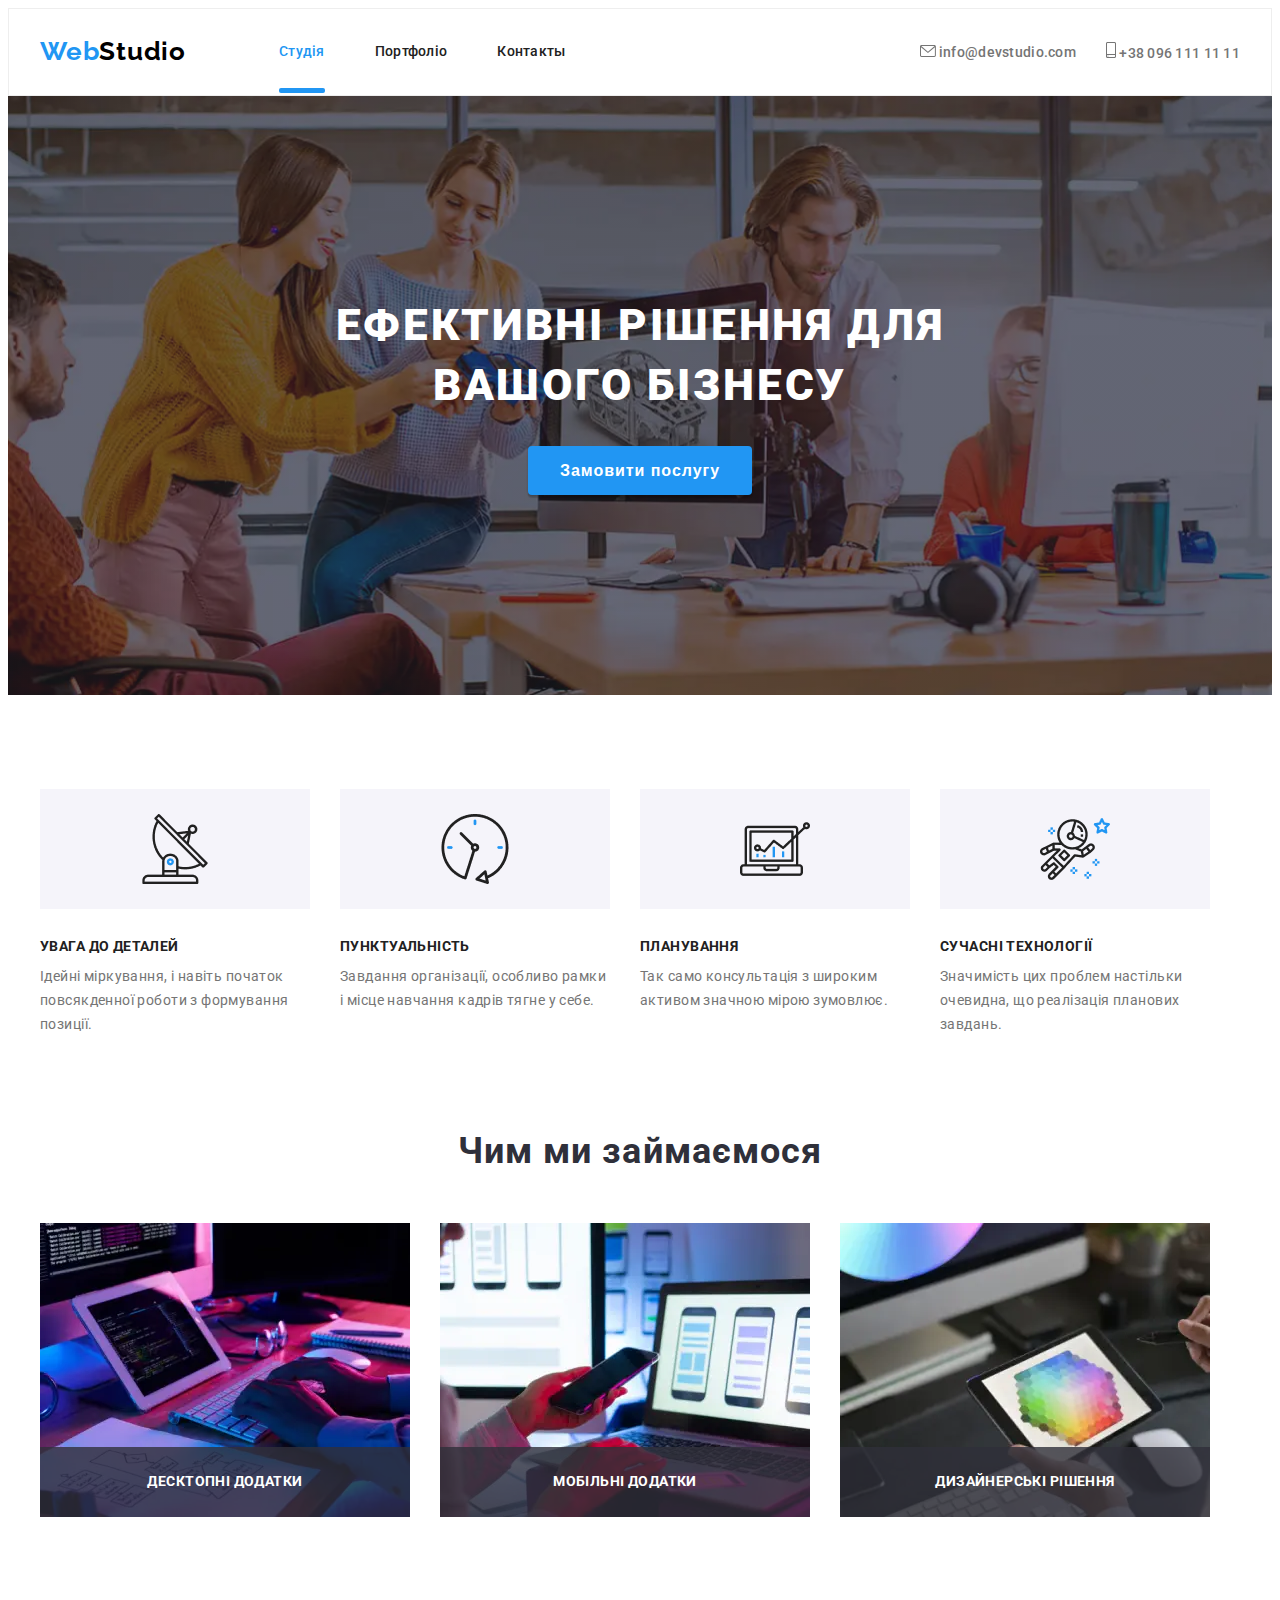
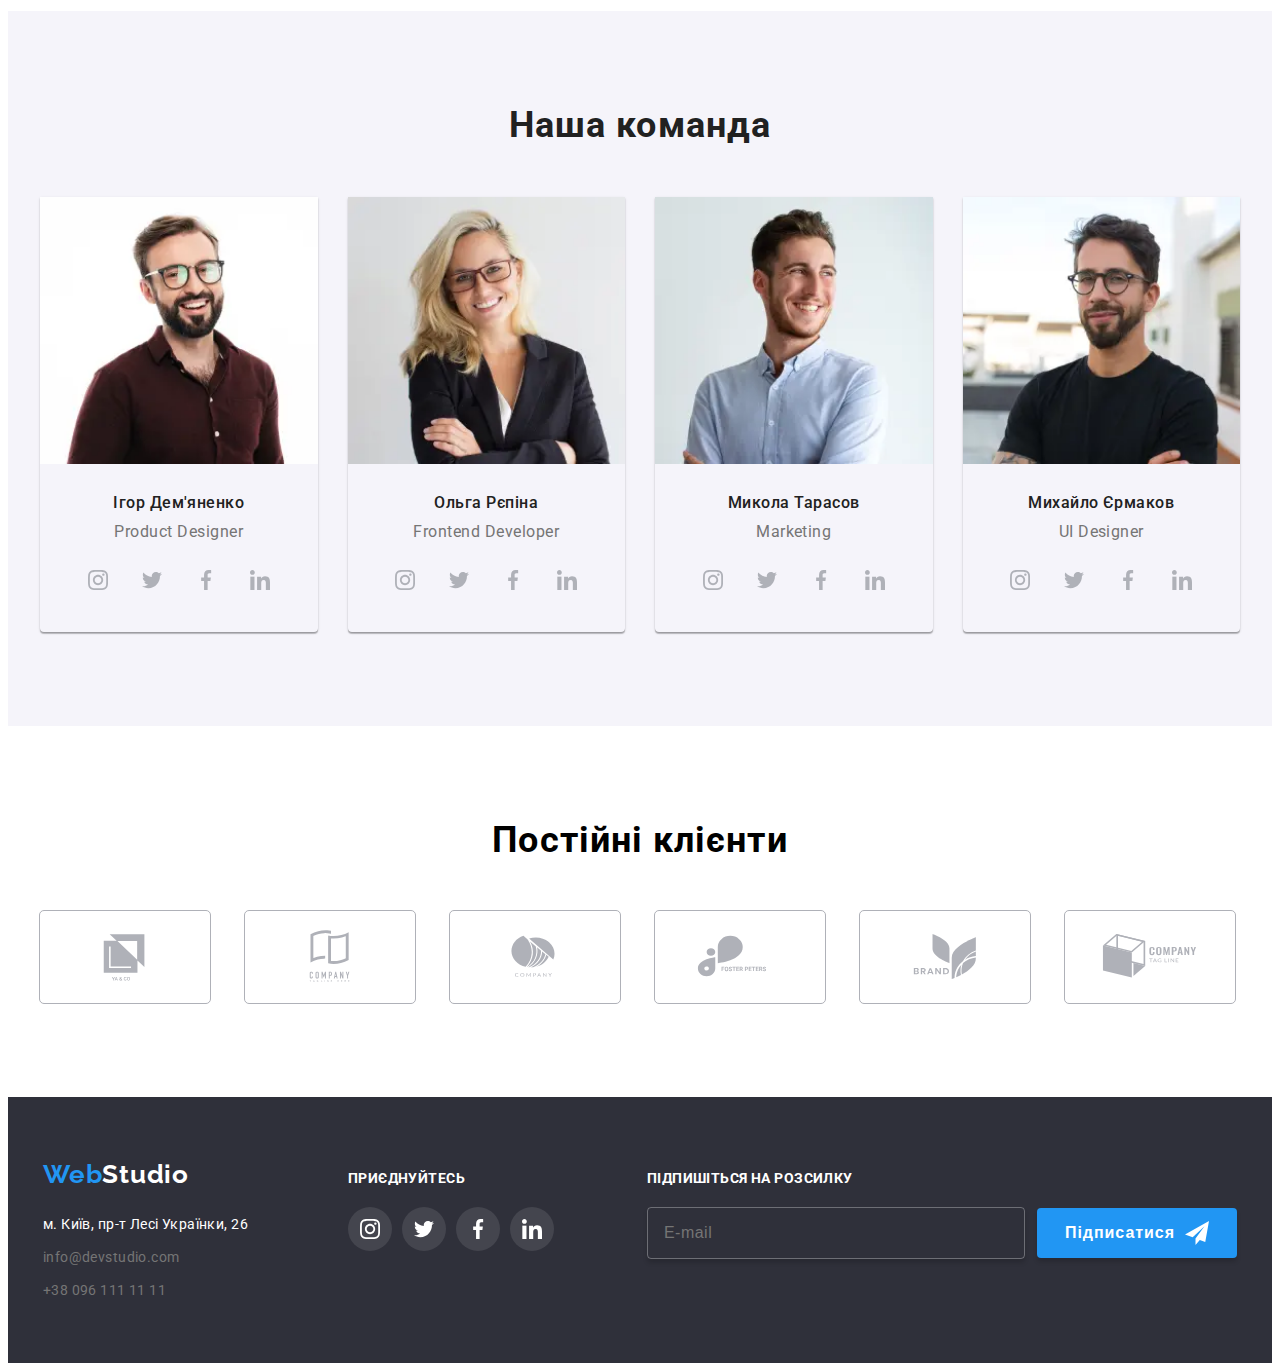
<file: index.html>
<!DOCTYPE html>
<html lang="en">
<head>

    <link rel="preconnect" href="https://fonts.googleapis.com">
<link rel="preconnect" href="https://fonts.gstatic.com" crossorigin>
<link href="https://fonts.googleapis.com/css2?family=Raleway:ital,wght@0,100..900;1,100..900&display=swap" rel="stylesheet">
<link rel="preconnect" href="https://fonts.googleapis.com">
<link rel="preconnect" href="https://fonts.gstatic.com" crossorigin>
<link href="https://fonts.googleapis.com/css2?family=Raleway:ital,wght@0,100..900;1,100..900&family=Roboto:ital,wght@0,100;0,300;0,400;0,500;0,700;0,900;1,100;1,300;1,400;1,500;1,700;1,900&display=swap" rel="stylesheet">

    <meta charset="UTF-8">
    <meta name="viewport" content="width=device-width, initial-scale=1.0">
    <title>MBVOWB</title>
    
    <link rel="stylesheet" href="https://cdnjs.cloudflare.com/ajax/libs/modern-normalize/2.0.0/modern-normalize.min.css" integrity="sha512-4xo8blKMVCiXpTaLzQSLSw3KFOVPWhm/TRtuPVc4WG6kUgjH6J03IBuG7JZPkcWMxJ5huwaBpOpnwYElP/m6wg==" crossorigin="anonymous" referrerpolicy="no-referrer" />
    <link rel="stylesheet" href="./style/main.css">
    <link href="https://unpkg.com/aos@2.3.1/dist/aos.css" rel="stylesheet">
</head>
<body>
    <header class="header">
        <div class="container header__box">
        <a href="./index.html" class="header__logo"><span class="header__logo__web">Web</span>Studio</a>
        <button type="button" class="header__btn" data-modal-header-open>
          <svg class="header__menu">
            <use href="./img/symbol-defs.svg#icon-menu"></use>
          </svg>
        </button> 
        <nav class="header__nav">
            <ul class="nav__list">
                <li class="nav__item"><a href="./index.html" class="nav__link studia__link">Студія</a></li>
                <li class="nav__item"><a href="./pages/portfolio.html" class="nav__link">Портфоліо</a></li>
                <li class="nav__item"><a href="#" class="nav__link">Контакты</a></li>
            </ul>
        </nav>
        <ul class="header__list">
            <li class="header__item"><a href="mailto:info@devstudio.com" class="header__link"><svg class="header__icon"><use href="./img/symbol-defs.svg#icon-emeil"></use></svg> info@devstudio.com</a></li>
            <li class="header__item"><a href="tel:+380961111111" class="header__link"><svg class="header__icon__phone"><use href="./img/symbol-defs.svg#icon-smartphone"></use></svg> +38 096 111 11 11</a></li>
        </ul>

         <div data-header-modal class="menu is-hidden">
          <button data-modal-header-close class="menu__btn" type="button">
            <svg class="menu__close">
              <use href="./img/symbol-defs.svg#icon-close"></use>
            </svg>
          </button>
          <ul class="menu__list">
            <li class="menu__item"><a href="./index.html" class="menu__link">Студія</a></li>
            <li class="menu__item"><a href="./pages/portfolio.html" class="menu__link">Портфоліо</a></li>
            <li class="menu__item"><a href="#" class="menu__link">Контакти</a></li>
          </ul>
          <div class="menu__position">
            <ul class="menu__list-contact">
              <li class="menu__item-contact"><a href="tel:+380961111111" class="menu__link-contact">+38 096 111 11 11</a></li>
              <li class="menu__item-contact"><a href="mailto:info@devstudio.com" class="menu__link-contact">info@devstudio.com</a></li>
            </ul>
            <ul class="menu__list-social">
              <li class="menu__item-social"><a href="" class="menu__link-social">Instagram</a></li>
              <li class="menu__item-social"><a href="" class="menu__link-social">Twitter</a></li>
              <li class="menu__item-social"><a href="" class="menu__link-social">Facebook</a></li>
              <li class="menu__item-social"><a href="" class="menu__link-social">LinkedIn</a></li>
            </ul>
          </div> 

    </div>
    </header>
    <main>
        <section class="hero" >
            <div class="container">
            <h1 class="hero__title" >Ефективні рішення для вашого бізнесу</h1>
            <button type="button" class="hero__butten" data-modal-open >Замовити послугу</button>
        </div>
        </section>
        <section class="advnt">

            <div class="container advnt__box">
          <ul class="advnt__list">
            <li class="advnt__item">
                <h3 class="advnt__title" >УВАГА ДО ДЕТАЛЕЙ</h3>
                <p class="advnt__text" >Ідейні міркування, і навіть початок повсякденної роботи з формування позиції.</p>
            </li>
            <li class="advnt__item">
                <h3 class="advnt__title" >ПУНКТУАЛЬНІСТЬ</h3>
                <p class="advnt__text">Завдання організації, особливо рамки і місце навчання кадрів тягне у себе.</p>
            </li>
            <li class="advnt__item">
                <h3 class="advnt__title" >ПЛАНУВАННЯ</h3>
                <p class="advnt__text" >Так само консультація з широким активом значною мірою зумовлює.</p>
            </li>
            <li class="advnt__item">
                <h3 class="advnt__title" >СУЧАСНІ ТЕХНОЛОГІЇ</h3>
                <p class="advnt__text" >Значимість цих проблем настільки очевидна, що реалізація планових завдань.</p>
            </li>
          </ul>
        </div>
        </section>

        <section class="work">
            <div class="container">
              <h2 class="work__title">Чим ми займаємося</h2>
              <ul class="work__list">
                <li class="work__item">
                  <picture>
                    <source srcset="
                          ./img/desktop/dodat-desktop@2x.webp 2x,
                          ./img/desktop/dodat-desktop@1x.webp 1x
                        " media="(min-width: 1200px)" />
                    <img src="./img/tablet.jpg" alt="comp" class="work__images" />
                  </picture>
                  <div class="work__wrap">
                    <h3 class="work__deck">Десктопні додатки</h3>
                  </div>
                </li>
                <li class="work__item">
                <picture>
                  <source srcset="
                    ./img/desktop/mobdod-desktop@2x.webp 2x,
                    ./img/desktop/mobdod-desktop@1x.webp 1x
                  " media="(min-width: 1200px)" />
              <img src="./img/computer.jpg" alt="tel" class="work__images" />
            </picture>
                  <div class="work__wrap">
                    <h3 class="work__deck">Мобільні додатки</h3>
                  </div>
                </li>
                <li class="work__item">
                  <picture>
                    <source srcset="
                          ./img/desktop/disign-desktop@2x.webp 2x,
                          ./img/desktop/disign-desktop@1x.webp 1x
                        " media="(min-width: 1200px)" />
                    <img src="./img/telefon.jpg" alt="tablet" class="work__images" />
                  </picture>
                  
                  <div class="work__wrap">
                    <h3 class="work__deck">Дизайнерські рішення</h3>
                  </div>
                </li>
              </ul>
            </div>
          </section>


<section class="team">
    <div class="container">
      <h2 class="team__title">Наша команда</h2>
      <ul class="team__list">
        <li class="team__item">
          <picture>
            <source srcset="
                  ./img/desktop/igor-desktop@2x.webp 2x,
                  ./img/desktop/igor-desktop@1x.webp 1x
                " media="(min-width: 1200px)" />
            <source srcset="
                  ./img/tablet/igor-tablet@2x.webp 2x,
                  ./img/tablet/igor-tablet@1x.webp 1x
                " media="(min-width: 768px)" />
            <source srcset="
                  ./img/mobile/igor-mobile@2x.webp 2x,
                  ./img/mobile/igor-mobile@1x.webp 1x
                " media="(max-width: 767px)" />
            <img src="./img/igor.jpg" alt="igor" class="team__img" />
          </picture>

          
          <div class="team__wrap">
            <h3 class="team__name">Ігор Дем'яненко</h3>
            <p class="team__taxt">Product Designer</p>
            <ul class="team__items">
              <li class="team__itm">
                <a href="" class="team__link">
                  <svg class="team__icon">
                    <use href="./img/symbol-defs.svg#icon-instagram"></use>
                  </svg>
                </a>
              </li>
              <li class="team__itm">
                <a href="" class="team__link">
                  <svg class="team__icon">
                    <use href="./img/symbol-defs.svg#icon-twitter"></use>
                  </svg>
                </a>
              </li>
              <li class="team__itm">
                <a href="" class="team__link">
                  <svg class="team__icon">
                    <use href="./img/symbol-defs.svg#icon-facebook"></use>
                  </svg>
                </a>
              </li>
              <li class="team__itm">
                <a href="" class="team__link">
                  <svg class="team__icon">
                    <use href="./img/symbol-defs.svg#icon-linkedin"></use>
                  </svg>
                </a>
              </li>
            </ul>
          </div>
        </li>
        <li class="team__item">
          <picture>
            <source srcset="./img/desktop/olga-desktop@1x.webp 1x, ./img/desktop/olga-desktop@2x.webp 2x"
              media="(min-width: 1200px)">
            <source srcset="./img/tablet/olga-tablet@2x.webp 2x, ./img/tablet/olga-tablet@1x.webp 1x"
              media="(min-width: 768px)">
            <source srcset="./img/mobile/olga-mobile@2x.webp 2x, ./img/mobile/olga-mobile@1x.webp 1x"
              media="(max-width: 767px)">
            <img src="./img/olga.jpg" alt="olha" class="team__img" />
          </picture>   
          <div class="team__wrap">
            <h3 class="team__name">Ольга Рєпіна</h3>
            <p class="team__taxt">Frontend Developer</p>
            <ul class="team__items">
              <li class="team__itm">
                <a href="" class="team__link">
                  <svg class="team__icon">
                    <use href="./img/symbol-defs.svg#icon-instagram"></use>
                  </svg>
                </a>
              </li>
              <li class="team__itm">
                <a href="" class="team__link">
                  <svg class="team__icon">
                    <use href="./img/symbol-defs.svg#icon-twitter"></use>
                  </svg>
                </a>
              </li>
              <li class="team__itm">
                <a href="" class="team__link">
                  <svg class="team__icon">
                    <use href="./img/symbol-defs.svg#icon-facebook"></use>
                  </svg>
                </a>
              </li>
              <li class="team__itm">
                <a href="" class="team__link">
                  <svg class="team__icon">
                    <use href="./img/symbol-defs.svg#icon-linkedin"></use>
                  </svg>
                </a>
              </li>
            </ul>
          </div>
        </li>
        <li class="team__item">
          <picture>
            <source srcset="./img/desktop/mikola-desktop@1x.webp 1x, ./img/desktop/mikola-desktop@2x.webp 2x" media="(min-width:1200px)">
            <source srcset="./img/tablet/mikola-tablet@1x.webp 1x, ./img/tablet/mikola-tablet@2x.webp 2x" media="(min-width:768px)">
            <source srcset="./img/mobile/mikola-mobile@1x.webp 1x, ./img/mobile/mikola-mobile@2x.webp 2x" media="(max-width:767px)">
            <img src="./img/mikola.jpg" alt="mukola" class="team__img" />
          </picture>
          
          <div class="team__wrap">
            <h3 class="team__name">Микола Тарасов</h3>
            <p class="team__taxt">Marketing</p>
            <ul class="team__items">
              <li class="team__itm">
                <a href="" class="team__link">
                  <svg class="team__icon">
                    <use href="./img/symbol-defs.svg#icon-instagram"></use>
                  </svg>
                </a>
              </li>
              <li class="team__itm">
                <a href="" class="team__link">
                  <svg class="team__icon">
                    <use href="./img/symbol-defs.svg#icon-twitter"></use>
                  </svg>
                </a>
              </li>
              <li class="team__itm">
                <a href="" class="team__link">
                  <svg class="team__icon">
                    <use href="./img/symbol-defs.svg#icon-facebook"></use>
                  </svg>
                </a>
              </li>
              <li class="team__itm">
                <a href="" class="team__link">
                  <svg class="team__icon">
                    <use href="./img/symbol-defs.svg#icon-linkedin"></use>
                  </svg>
                </a>
              </li>
            </ul>
          </div>
        </li>
        <li class="team__item">
          <picture>
            <source srcset="./img/desktop/michail-desktop@1x.webp 1x, ./img/desktop/michail-desktop@2x.webp 2x" media="(min-width:1200px)">
            <source srcset="./img/tablet/michail-tablet@1x.webp 1x, ./img/tablet/michail-tablet@2x.webp 2x" media="(min-width:768px)">
            <source srcset="./img/mobile/michail-mobile@1x.webp 1x, ./img/mobile/michail-mobile@2x.webp 2x" media="(max-width:767px)">
          <img src="./img/michailo.jpg" alt="michael" class="team__img" />
          </picture>
          
          <div class="team__wrap">
            <h3 class="team__name">Михайло Єрмаков</h3>
            <p class="team__taxt">UI Designer</p>
            <ul class="team__items">
              <li class="team__itm">
                <a href="" class="team__link">
                  <svg class="team__icon">
                    <use href="./img/symbol-defs.svg#icon-instagram"></use>
                  </svg>
                </a>
              </li>
              <li class="team__itm">
                <a href="" class="team__link">
                  <svg class="team__icon">
                    <use href="./img/symbol-defs.svg#icon-twitter"></use>
                  </svg>
                </a>
              </li>
              <li class="team__itm">
                <a href="" class="team__link">
                  <svg class="team__icon">
                    <use href="./img/symbol-defs.svg#icon-facebook"></use>
                  </svg>
                </a>
              </li>
              <li class="team__itm">
                <a href="" class="team__link">
                  <svg class="team__icon">
                    <use href="./img/symbol-defs.svg#icon-linkedin"></use>
                  </svg>
                </a>
              </li>
            </ul>
          </div>
        </li>
      </ul>
    </div>
  </section>


<section class="client">
    <div class="container">
      <h2 class="client__title">Постійні клієнти</h2>
      <ul class="client__list">
        <li class="client__item">
          <a href="" class="client__link">
            <svg class="client__icon">
              <use href="./img/symbol-defs.svg#icon-Ya--Co"></use>
            </svg>
          </a>
        </li>
        <li class="client__item">
          <a href="" class="client__link">
            <svg class="client__icon">
              <use href="./img/symbol-defs.svg#icon-companytaglinehere"></use>
            </svg>
          </a>
        </li>
        <li class="client__item">
          <a href="" class="client__link">
            <svg class="client__icon">
              <use href="./img/symbol-defs.svg#icon-icon-company"></use>
            </svg>
          </a>
        </li>
        <li class="client__item">
          <a href="" class="client__link">
            <svg class="client__icon">
              <use href="./img/symbol-defs.svg#icon-foster-peters"></use>
            </svg>
          </a>
        </li>
        <li class="client__item">
          <a href="" class="client__link">
            <svg class="client__icon">
              <use href="./img/symbol-defs.svg#icon-brand"></use>
            </svg>
          </a>
        </li>
        <li class="client__item">
          <a href="" class="client__link">
            <svg class="client__icon">
              <use href="./img/symbol-defs.svg#icon-company-tag-line"></use>
            </svg>
          </a>
        </li>
      </ul>
    </div>
  </section>

    </main>




    <footer class="footer">
        <div class="container">
          <div class="footer__wrapper">
            <a href="./index.html" class="footer__logo"
              ><span class="footer__color">Web</span>Studio</a
            >
            <address class="footer__address">
              <a
                href="https://www.google.com/maps?sca_esv=b5919fffce7396f9&sca_upv=1&rlz=1C1CHZN_ruUA982UA982&output=search&q=%D0%BC.+%D0%9A%D0%B8%D1%97%D0%B2,+%D0%BF%D1%80-%D1%82+%D0%9B%D0%B5%D1%81%D1%96+%D0%A3%D0%BA%D1%80%D0%B0%D1%97%D0%BD%D0%BA%D0%B8,+26&source=lnms&fbs=[base64]&entry=mc&ved=1t:200715&ictx=111"
                target="_blank"
                class="footer__position"
                >м. Київ, пр-т Лесі Українки, 26</a
              >
              <ul class="footer__list">
                <li class="footer__item">
                  <a href="mailto:info@devstudio.com" class="footer__link"
                    >info@devstudio.com</a
                  >
                </li>
                <li class="footer__item">
                  <a href="tel:+380961111111" class="footer__link"
                    >+38 096 111 11 11</a
                  >
                </li>
              </ul>
            </address>
          </div>
          <div class="footer__box">
            <h2 class="footer__title">приєднуйтесь</h2>
            <ul class="footer__items">
              <li class="footer__itm">
                <a href="" class="footer__social">
                  <svg class="footer__icon">
                    <use href="./img/symbol-defs.svg#icon-instagram"></use>
                  </svg>
                </a>
              </li>
              <li class="footer__itm">
                <a href="" class="footer__social">
                  <svg class="footer__icon">
                    <use href="./img/symbol-defs.svg#icon-twitter"></use>
                  </svg>
                </a>
              </li>
              <li class="footer__itm">
                <a href="" class="footer__social">
                  <svg class="footer__icon">
                    <use href="./img/symbol-defs.svg#icon-facebook"></use>
                  </svg>
                </a>
              </li>
              <li class="footer__itm">
                <a href="" class="footer__social">
                  <svg class="footer__icon">
                    <use href="./img/symbol-defs.svg#icon-linkedin"></use>
                  </svg>
                </a>
              </li>
            </ul>
          </div>
          <div class="footer__block">
            <b class="footer__subscribe">Підпишіться на розсилку</b>
            <form class="footer__form">
              <input type="email" placeholder="E-mail" class="footer__input" />
              <button type="submit" class="footer__btn">
                Підписатися
                <svg class="footer__plane">
                  <use href="./img/symbol-defs.svg#icon-icon-send"></use>
                </svg>
              </button>
            </form>
          </div>
        </div>
      </footer>

      <div class="backdrop is-hidden" data-modal>
        <div class="modal">
          <h2 class="modal__title">Залиште свої дані, ми вам передзвонимо</h2>
          <form class="modal__form">
            <div class="modal__box">
              <label class="modal__label" for="name"
                >Ім'я
                <input type="text" class="modal__input" id="name" required />
                <svg class="modal__icon">
                  <use href="./img/symbol-defs.svg#icon-person-modal"></use>
                </svg>
              </label>
            </div>
            <div class="modal__box">
              <label class="modal__label" for="tel"
                >Телефон
                <input
                  type="tel"
                  class="modal__input"
                  id="tel"
                  required
                  pattern="^(\+?38)?0\d{9}$"
                  placeholder="+380501234567" />
  
                <svg class="modal__icon">
                  <use href="./img/symbol-defs.svg#icon-phone-modal"></use>
                </svg>
              </label>
            </div>
            <div class="modal__box">
              <label class="modal__label" for="post"
                >Пошта
                <input type="email" class="modal__input" id="post" required />
  
                <svg class="modal__icon">
                  <use href="./img/symbol-defs.svg#icon-icon-emeil-modal"></use>
                </svg>
              </label>
            </div>
            <label class="modal__label" for="coment"
              >Коментар
              <textarea
                name="feedback"
                placeholder="Введіть текст"
                class="modal__coment"
                id="coment"
                required></textarea>
            </label>
            <div class="modal__wrap">
              <label class="modal__checked" for="check">
                <input type="checkbox" class="modal__check" id="check" required />
                <span class="modal__span">Погоджуюся з розсилкою та приймаю</span>
                <a href="/" class="modal__link"> Умови договору</a>
              </label>
              
            </div>
            <button type="submit" class="modal__btn">Відправити</button>
            <button type="button" class="btn__close" data-modal-close>
              <svg class="form__close">
                <use href="./img/symbol-defs.svg#icon-close"></use>
              </svg>
            </button>
          </form>
        </div>
      </div>

    <script src="./js/modal.js"></script>
    <script src="./js/menu.js"></script>
    
      <script src="https://unpkg.com/aos@2.3.1/dist/aos.js"></script>
    
      <script>
        AOS.init();
      </script>
</body>
</html>
</file>
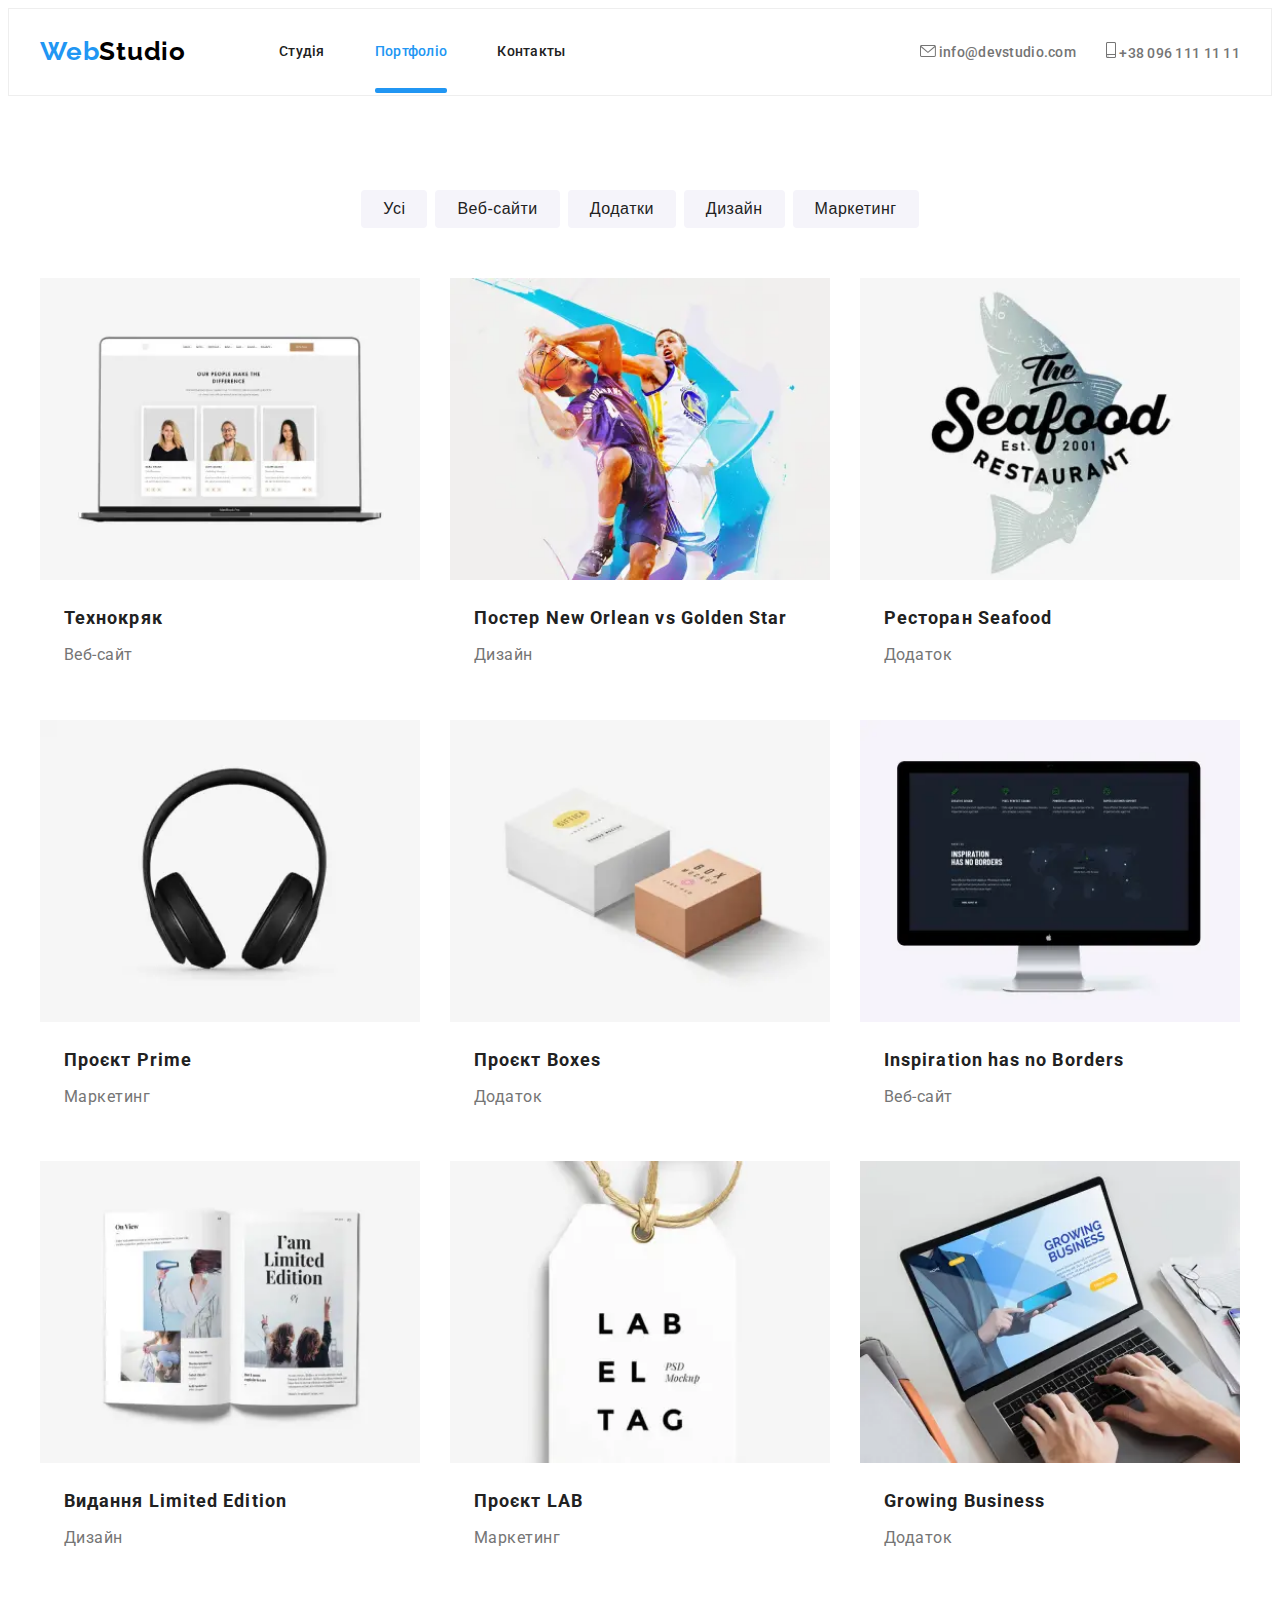
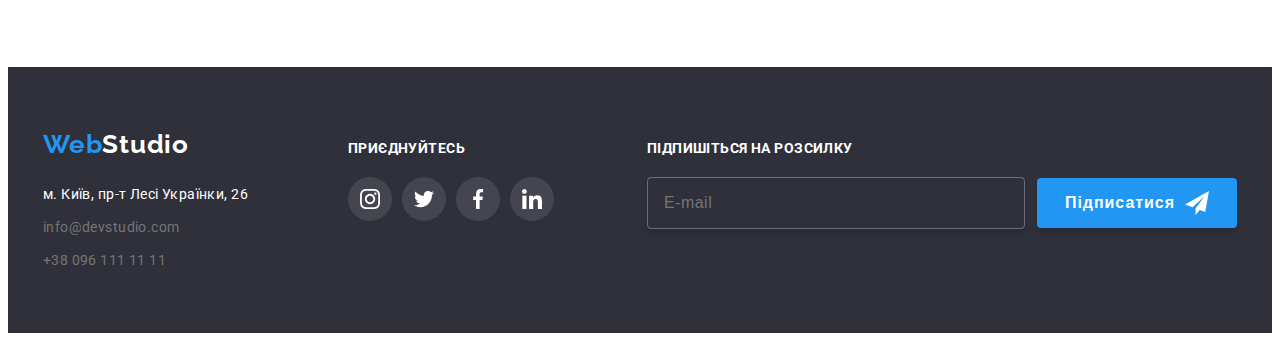
<file: pages/portfolio.html>
<!DOCTYPE html>
<html lang="en">
	<head>
		<link rel="preconnect" href="https://fonts.googleapis.com" />
		<link rel="preconnect" href="https://fonts.gstatic.com" crossorigin />
		<link
			href="https://fonts.googleapis.com/css2?family=Raleway:ital,wght@0,100..900;1,100..900&display=swap"
			rel="stylesheet"
		/>
		<link rel="preconnect" href="https://fonts.googleapis.com" />
		<link rel="preconnect" href="https://fonts.gstatic.com" crossorigin />
		<link
			href="https://fonts.googleapis.com/css2?family=Raleway:ital,wght@0,100..900;1,100..900&family=Roboto:ital,wght@0,100;0,300;0,400;0,500;0,700;0,900;1,100;1,300;1,400;1,500;1,700;1,900&display=swap"
			rel="stylesheet"
		/>

		<meta charset="UTF-8" />
		<meta name="viewport" content="width=device-width, initial-scale=1.0" />
		<title>MBVOWB</title>
		<link
			rel="stylesheet"
			href="https://cdnjs.cloudflare.com/ajax/libs/modern-normalize/2.0.0/modern-normalize.min.css"
			integrity="sha512-4xo8blKMVCiXpTaLzQSLSw3KFOVPWhm/TRtuPVc4WG6kUgjH6J03IBuG7JZPkcWMxJ5huwaBpOpnwYElP/m6wg=="
			crossorigin="anonymous"
			referrerpolicy="no-referrer"
		/>

		<link rel="stylesheet" href="../style/main.css" />
		<link href="https://unpkg.com/aos@2.3.1/dist/aos.css" rel="stylesheet" />
	</head>
	<body>
		<header class="header">
			<div class="container header__box">
				<a href="../index.html" class="header__logo"
					><span class="header__logo__web">Web</span>Studio</a
				>
				<button type="button" class="header__btn" data-modal-header-open>
					<svg class="header__menu">
						<use href="../img/symbol-defs.svg#icon-menu"></use>
					</svg>
				</button>
				<nav class="header__nav">
					<ul class="nav__list">
						<li class="nav__item">
							<a href="../index.html" class="nav__link">Студія</a>
						</li>
						<li class="nav__item">
							<a href="./portfolio.html" class="nav__link studia__link"
								>Портфоліо</a
							>
						</li>
						<li class="nav__item">
							<a href="#" class="nav__link">Контакты</a>
						</li>
					</ul>
				</nav>
				<ul class="header__list">
					<li class="header__item">
						<a href="mailto:info@devstudio.com" class="header__link"
							><svg class="header__icon">
								<use href="../img/symbol-defs.svg#icon-emeil"></use>
							</svg>
							info@devstudio.com</a
						>
					</li>
					<li class="header__item">
						<a href="tel:+380961111111" class="header__link"
							><svg class="header__icon__phone">
								<use href="../img/symbol-defs.svg#icon-smartphone"></use>
							</svg>
							+38 096 111 11 11</a
						>
					</li>
				</ul>

				<div data-header-modal class="menu is-hidden">
					<button data-modal-header-close class="menu__btn" type="button">
						<svg class="menu__close">
							<use href="../img/symbol-defs.svg#icon-close"></use>
						</svg>
					</button>
					<ul class="menu__list">
						<li class="menu__item">
							<a href="../index.html" class="menu__link">Студія</a>
						</li>
						<li class="menu__item">
							<a href="./portfolio.html" class="menu__link">Портфоліо</a>
						</li>
						<li class="menu__item">
							<a href="#" class="menu__link">Контакти</a>
						</li>
					</ul>
					<div class="menu__position">
						<ul class="menu__list-contact">
							<li class="menu__item-contact">
								<a href="tel:+380961111111" class="menu__link-contact"
									>+38 096 111 11 11</a
								>
							</li>
							<li class="menu__item-contact">
								<a href="mailto:info@devstudio.com" class="menu__link-contact"
									>info@devstudio.com</a
								>
							</li>
						</ul>
						<ul class="menu__list-social">
							<li class="menu__item-social">
								<a href="" class="menu__link-social">Instagram</a>
							</li>
							<li class="menu__item-social">
								<a href="" class="menu__link-social">Twitter</a>
							</li>
							<li class="menu__item-social">
								<a href="" class="menu__link-social">Facebook</a>
							</li>
							<li class="menu__item-social">
								<a href="" class="menu__link-social">LinkedIn</a>
							</li>
						</ul>
					</div>
				</div>
			</div>
		</header>
		<main class="main">
			<section class="card">
				<div class="container">
					<ul class="button__list">
						<li class="button__item">
							<button type="button" class="button__btn">Усі</button>
						</li>
						<li class="button__item">
							<button type="button" class="button__btn">Веб-сайти</button>
						</li>
						<li class="button__item">
							<button type="button" class="button__btn">Додатки</button>
						</li>
						<li class="button__item">
							<button type="button" class="button__btn">Дизайн</button>
						</li>
						<li class="button__item">
							<button type="button" class="button__btn">Маркетинг</button>
						</li>
					</ul>
					<ul class="card__list">
						<li class="card__item">
							<div class="card__box">
								<picture>
									<source
										srcset="
											../img/desktop/texno-desktop@1x.webp 1x,
											../img/desktop/texno-desktop@2x.webp 2x
										"
										media="(min-width: 1200px)"
									/>
									<source
										srcset="
											../img/tablet/texno-tablet@1x.webp 1x,
											../img/tablet/texno-tablet@2x.webp 2x
										"
										media="(min-width: 768px)"
									/>
									<source
										srcset="
											../img/mobile/texno-mobile@1x.webp 1x,
											../img/mobile/texno-mobile@2x.webp 2x
										"
										media="(max-width: 767px)"
									/>
									<img
										src="../img/notebook.jpg"
										alt="texno"
										class="card__img"
									/>
								</picture>

								<p class="card__desk">
									Ресурс пропонує комплексні пропозиції з різним рівнем
									функціоналу та сервісів. Все це дозволить відвідувачу отримати
									вичерпні відомості про компанію чи приватну особу.
								</p>
							</div>
							<div class="card__wrap">
								<h2 class="card__title">Технокряк</h2>
								<p class="card__text">Веб-сайт</p>
							</div>
						</li>
						<li class="card__item">
							<div class="card__box">
								<picture>
									<source
										srcset="
											../img/desktop/basketball-desktop@1x.webp 1x,
											../img/desktop/basketball-desktop@2x.webp 2x
										"
										media="(min-width: 1200px)"
									/>
									<source
										srcset="
											../img/tablet/basketball-tablet@1x.webp 1x,
											../img/tablet/basketball-tablet@2x.webp 2x
										"
										media="(min-width: 768px)"
									/>
									<source
										srcset="
											../img/mobile/basketball-mobile@1x.webp 1x,
											../img/mobile/basketball-mobile@2x.webp 2x
										"
										media="(max-width: 767px)"
									/>
									<img
										src="../img/basketball.jpg"
										alt="star"
										class="card__img"
									/>
								</picture>

								<p class="card__desk">
									Ресурс пропонує комплексні пропозиції з різним рівнем
									функціоналу та сервісів. Все це дозволить відвідувачу отримати
									вичерпні відомості про компанію чи приватну особу.
								</p>
							</div>
							<div class="card__wrap">
								<h2 class="card__title">Постер New Orlean vs Golden Star</h2>
								<p class="card__text">Дизайн</p>
							</div>
						</li>
						<li class="card__item">
							<div class="card__box">
								<picture>
									<source
										srcset="
											../img/desktop/seafood-desktop@1x.webp 1x,
											../img/desktop/seafood-desktop@2x.webp 2x
										"
										media="(min-width:1200px)"
									/>
									<source
										srcset="
											../img/tablet/imgseafood-tablet@1x.webp 1x,
											../img/tablet/imgseafood-tablet@2x.webp 2x
										"
										media="(min-width:768px)"
									/>
									<source
										srcset="
											../img/mobile/seafood-mobile@1x.webp 1x,
											../img/mobile/seafood-mobile@2x.webp 2x
										"
										media="(max-width:767px)"
									/>
									<img src="../img/shark.jpg" alt="seafood" class="card__img" />
								</picture>

								<p class="card__desk">
									Ресурс пропонує комплексні пропозиції з різним рівнем
									функціоналу та сервісів. Все це дозволить відвідувачу отримати
									вичерпні відомості про компанію чи приватну особу.
								</p>
							</div>
							<div class="card__wrap">
								<h2 class="card__title">Ресторан Seafood</h2>
								<p class="card__text">Додаток</p>
							</div>
						</li>
						<li class="card__item">
							<div class="card__box">
								<picture>
									<source
										srcset="
											../img/desktop/prime-desktop@1x.webp 1x,
											../img/desktop/prime-desktop@2x.webp 2x
										"
										media="(min-width:1200px)"
									/>
									<source
										srcset="
											../img/tablet/prime-tablet@1x.webp    1x,
											../img/tablet/imgprime-tablet@2x.webp 2x
										"
										media="(min-width:768px)"
									/>
									<source
										srcset="
											../img/mobile/prime-mobile@1x.webp 1x,
											../img/mobile/prime-mobile@2x.webp 2x
										"
										media="(max-width:767px)"
									/>
									<img
										src="../img/headfons.jpg"
										alt="prime"
										class="card__img"
									/>
								</picture>

								<p class="card__desk">
									Ресурс пропонує комплексні пропозиції з різним рівнем
									функціоналу та сервісів. Все це дозволить відвідувачу отримати
									вичерпні відомості про компанію чи приватну особу.
								</p>
							</div>
							<div class="card__wrap">
								<h2 class="card__title">Проєкт Prime</h2>
								<p class="card__text">Маркетинг</p>
							</div>
						</li>
						<li class="card__item">
							<div class="card__box">
								<picture>
									<source
										srcset="
											../img/desktop/box-desktop@1x.webp 1x,
											../img/desktop/box-desktop@2x.webp 2x
										"
										media="(min-width:1200px)"
									/>
									<source
										srcset="
											../img/tablet/box-tablet@1x.webp 1x,
											../img/tablet/box-tablet@2x.webp 2x
										"
										media="(min-width:768px)"
									/>
									<source
										srcset="
											../img/mobile/box-mobile@1x.webp 1x,
											../img/mobile/box-mobile@2x.webp 2x
										"
										media="(max-width:767px)"
									/>
									<img src="../img/box.jpg" alt="boxes" class="card__img" />
								</picture>

								<p class="card__desk">
									Ресурс пропонує комплексні пропозиції з різним рівнем
									функціоналу та сервісів. Все це дозволить відвідувачу отримати
									вичерпні відомості про компанію чи приватну особу.
								</p>
							</div>
							<div class="card__wrap">
								<h2 class="card__title">Проєкт Boxes</h2>
								<p class="card__text">Додаток</p>
							</div>
						</li>
						<li class="card__item">
							<div class="card__box">
								<picture>
									<source
										srcset="
											../img/desktop/noborders-desktop@1x.webp 1x,
											../img/desktop/noborders-desktop@2x.webp 2x
										"
										media="(min-width:1200px)"
									/>
									<source
										srcset="
											../img/tablet/noborders-tablet@1x.webp 1x,
											../img/tablet/noborders-tablet@2x.webp 2x
										"
										media="(min-width:768px)"
									/>
									<source
										srcset="
											../img/mobile/noborders-mobile@1x.webp 1x,
											../img/mobile/noborders-mobile@2x.webp 2x
										"
										media="(max-width:767px)"
									/>
									<img
										src="../img/monitor.jpg"
										alt="borders"
										class="card__img"
									/>
								</picture>

								<p class="card__desk">
									Ресурс пропонує комплексні пропозиції з різним рівнем
									функціоналу та сервісів. Все це дозволить відвідувачу отримати
									вичерпні відомості про компанію чи приватну особу.
								</p>
							</div>
							<div class="card__wrap">
								<h2 class="card__title">Inspiration has no Borders</h2>
								<p class="card__text">Веб-сайт</p>
							</div>
						</li>
						<li class="card__item">
							<div class="card__box">
								<picture>
									<source
										srcset="
											../img/desktop/book-desktop@1x.webp 1x,
											../img/desktop/book-desktop@2x.webp 2x
										"
										media="(min-width:1200px)"
									/>
									<source
										srcset="
											../img/tablet/book-tablet@1x.webp 1x,
											../img/tablet/book-tablet@2x.webp 2x
										"
										media="(min-width:768px)"
									/>
									<source
										srcset="
											../img/mobile/book-mobile@1x.webp 1x,
											../img/mobile/book-mobile@2x.webp 2x
										"
										media="(max-width:767px)"
									/>
									<img src="../img/book.jpg" alt="edstion" class="card__img" />
								</picture>

								<p class="card__desk">
									Ресурс пропонує комплексні пропозиції з різним рівнем
									функціоналу та сервісів. Все це дозволить відвідувачу отримати
									вичерпні відомості про компанію чи приватну особу.
								</p>
							</div>
							<div class="card__wrap">
								<h2 class="card__title">Видання Limited Edition</h2>
								<p class="card__text">Дизайн</p>
							</div>
						</li>
						<li class="card__item">
							<div class="card__box">
								<picture>
									<source
										srcset="
											../img/desktop/lab-desktop@1x.webp 1x,
											../img/desktop/lab-desktop@2x.webp 2x
										"
										media="(min-width:1200px)"
									/>
									<source
										srcset="
											../img/tablet/lab-tablet@1x.webp 1x,
											../img/tablet/lab-tablet@2x.webp 2x
										"
										media="(min-width:768px)"
									/>
									<source
										srcset="
											../img/mobile/lab-mobile@1x.webp 1x,
											../img/mobile/lab-mobile@2x.webp 2x
										"
										media="(max-width:767px)"
									/>
									<img src="../img/poketna.jpg" alt="lab" class="card__img" />
								</picture>

								<p class="card__desk">
									Ресурс пропонує комплексні пропозиції з різним рівнем
									функціоналу та сервісів. Все це дозволить відвідувачу отримати
									вичерпні відомості про компанію чи приватну особу.
								</p>
							</div>
							<div class="card__wrap">
								<h2 class="card__title">Проєкт LAB</h2>
								<p class="card__text">Маркетинг</p>
							</div>
						</li>
						<li class="card__item">
							<div class="card__box">
								<picture>
									<source
										srcset="
											../img/desktop/growbisnes-desktop@1x.webp 1x,
											../img/desktop/growbisnes-desktop@2x.webp 2x
										"
										media="(min-width:1200px)"
									/>
									<source
										srcset="
											../img/tablet/growbisnes-tablet@1x.webp 1x,
											../img/tablet/growbisnes-tablet@2x.webp 2x
										"
										media="(min-width:768px)"
									/>
									<source
										srcset="
											../img/mobile/growbisnes-mobile@1x.webp 1x,
											../img/mobile/growbisnes-mobile@2x.webp 2x
										"
										media="(max-width:767px)"
									/>
									<img
										src="../img/laptop.jpg"
										alt="busines"
										class="card__img"
									/>
								</picture>

								<p class="card__desk">
									Ресурс пропонує комплексні пропозиції з різним рівнем
									функціоналу та сервісів. Все це дозволить відвідувачу отримати
									вичерпні відомості про компанію чи приватну особу.
								</p>
							</div>
							<div class="card__wrap">
								<h2 class="card__title">Growing Business</h2>
								<p class="card__text">Додаток</p>
							</div>
						</li>
					</ul>
				</div>
			</section>
		</main>
		<footer class="footer">
			<div class="container">
				<div class="footer__wrapper">
					<a href="./index.html" class="footer__logo"
						><span class="footer__color">Web</span>Studio</a
					>
					<address class="footer__address">
						<a
							href="https://www.google.com/maps?sca_esv=b5919fffce7396f9&sca_upv=1&rlz=1C1CHZN_ruUA982UA982&output=search&q=%D0%BC.+%D0%9A%D0%B8%D1%97%D0%B2,+%D0%BF%D1%80-%D1%82+%D0%9B%D0%B5%D1%81%D1%96+%D0%A3%D0%BA%D1%80%D0%B0%D1%97%D0%BD%D0%BA%D0%B8,+26&source=lnms&fbs=[base64]&entry=mc&ved=1t:200715&ictx=111"
							target="_blank"
							class="footer__position"
							>м. Київ, пр-т Лесі Українки, 26</a
						>
						<ul class="footer__list">
							<li class="footer__item">
								<a href="mailto:info@devstudio.com" class="footer__link"
									>info@devstudio.com</a
								>
							</li>
							<li class="footer__item">
								<a href="tel:+380961111111" class="footer__link"
									>+38 096 111 11 11</a
								>
							</li>
						</ul>
					</address>
				</div>
				<div class="footer__box">
					<h2 class="footer__title">приєднуйтесь</h2>
					<ul class="footer__items">
						<li class="footer__itm">
							<a href="" class="footer__social">
								<svg class="footer__icon">
									<use href="../img/symbol-defs.svg#icon-instagram"></use>
								</svg>
							</a>
						</li>
						<li class="footer__itm">
							<a href="" class="footer__social">
								<svg class="footer__icon">
									<use href="../img/symbol-defs.svg#icon-twitter"></use>
								</svg>
							</a>
						</li>
						<li class="footer__itm">
							<a href="" class="footer__social">
								<svg class="footer__icon">
									<use href="../img/symbol-defs.svg#icon-facebook"></use>
								</svg>
							</a>
						</li>
						<li class="footer__itm">
							<a href="" class="footer__social">
								<svg class="footer__icon">
									<use href="../img/symbol-defs.svg#icon-linkedin"></use>
								</svg>
							</a>
						</li>
					</ul>
				</div>
				<div class="footer__block">
					<b class="footer__subscribe">Підпишіться на розсилку</b>
					<form class="footer__form">
						<input type="email" placeholder="E-mail" class="footer__input" />
						<button type="submit" class="footer__btn">
							Підписатися
							<svg class="footer__plane">
								<use href="../img/symbol-defs.svg#icon-icon-send"></use>
							</svg>
						</button>
					</form>
				</div>
			</div>
		</footer>

		<script src="../js/menu.js"></script>
		<script src="https://unpkg.com/aos@2.3.1/dist/aos.js"></script>
	</body>
</html>
</file>
<file: style/main.css>
a {
  text-decoration: none;
}

img {
  display: block;
}

ul {
  margin: 0;
  padding: 0;
  list-style: none;
}

h1, h2, h3, h4, p {
  margin: 0;
}

.container {
  max-width: 1200px;
  margin: 0 auto;
  padding: 0 15px;
}
@media screen and (min-width: 480px) {
  .container {
    width: 480px;
  }
}
@media screen and (min-width: 768px) {
  .container {
    width: 768px;
  }
}
@media screen and (min-width: 1200px) {
  .container {
    width: 1200px;
  }
}

body {
  font-family: "Roboto";
}

.header {
  padding: 16px 0;
  background-color: #FFFFFF;
  border: 1px solid #EEE;
}
@media screen and (min-width: 768px) {
  .header {
    padding: 21px 0;
  }
}
@media screen and (min-width: 1200px) {
  .header {
    padding: 25px 0;
  }
}
.header__box {
  display: flex;
  align-items: center;
}
.header__logo {
  color: #000;
  font-family: "Raleway";
  font-size: 24px;
  font-weight: 700;
  line-height: 1.38;
  letter-spacing: 0.72px;
  margin-right: auto;
  animation: logo-scale 5000ms alternate infinite;
}
@media screen and (min-width: 768px) {
  .header__logo {
    margin-right: 88px;
  }
}
@media screen and (min-width: 1200px) {
  .header__logo {
    font-size: 26px;
    letter-spacing: 0.78px;
    margin-right: 93px;
  }
}
.header__logo__web {
  color: #2196F3;
}
.header__btn {
  margin-left: 50px;
  border: none;
  background-color: transparent;
}
@media screen and (min-width: 768px) {
  .header__btn {
    display: none;
  }
}
.header__menu {
  width: 40px;
  height: 40px;
  fill: #000;
}
.header__link {
  color: #757575;
  transition-property: color, background-color, border;
  transition-timing-function: cubic-bezier(0.4, 0, 0.2, 1);
  transition-duration: 250ms;
  font-size: 12px;
  font-weight: 500;
  line-height: 1.14;
  letter-spacing: 0.24px;
}
@media screen and (min-width: 1200px) {
  .header__link {
    font-size: 14px;
    letter-spacing: 0.28px;
  }
}
.header__link .icon__header {
  transition-property: fill;
  transition-timing-function: cubic-bezier(0.4, 0, 0.2, 1);
  transition-duration: 250ms;
}
.header__link .icon__header__phone {
  transition-property: fill;
  transition-timing-function: cubic-bezier(0.4, 0, 0.2, 1);
  transition-duration: 250ms;
}
.header__link:hover {
  color: #2196F3;
}
.header__link:hover .header__icon {
  fill: #2196F3;
}
.header__link:hover .header__icon__phone {
  fill: #2196F3;
}
.header__link:focus {
  color: #2196F3;
  font-family: Roboto;
  font-size: 14px;
  font-style: normal;
  font-weight: 500;
  line-height: normal;
  letter-spacing: 0.28px;
}
.header__link:focus .icon__header {
  fill: #2196F3;
}
.header__link:focus .icon__header__phone {
  fill: #2196F3;
}
.header__list {
  display: none;
  flex-direction: column;
  gap: 10px;
  margin-left: auto;
}
@media screen and (min-width: 768px) {
  .header__list {
    display: flex;
  }
}
@media screen and (min-width: 1200px) {
  .header__list {
    gap: 30px;
    flex-direction: row;
  }
}
.header__icon {
  height: 12px;
  width: 16px;
  fill: #757575;
}
.header__icon:hover {
  height: 12px;
  width: 16px;
  fill: #2196F3;
}
.header__icon__phone {
  height: 16px;
  width: 10px;
  fill: #757575;
}
.header__icon__phone:hover {
  height: 16px;
  width: 10px;
  fill: #2196F3;
}
.header__nav {
  opacity: 0;
  display: none;
}
@media screen and (min-width: 768px) {
  .header__nav {
    opacity: 1;
    display: block;
  }
}

.nav__link {
  color: #212121;
  font-size: 14px;
  font-weight: 500;
  line-height: 1.14;
  letter-spacing: 0.28px;
  transition-property: color, background-color, border;
  transition-timing-function: cubic-bezier(0.4, 0, 0.2, 1);
  transition-duration: 250ms;
  transition-property: color;
  transition-timing-function: cubic-bezier(0.4, 0, 0.2, 1);
  transition-duration: 250ms;
  display: none;
}
.nav__link:hover, .nav__link:focus {
  color: #2196F3;
}
@media screen and (min-width: 768px) {
  .nav__link {
    display: block;
  }
}
.nav__link::after {
  content: "";
  display: block;
  width: 100%;
  height: 5px;
  border-radius: 2px;
  background-color: #2196F3;
  margin-top: 28px;
  position: absolute;
  left: 0;
  bottom: 10;
  opacity: 0;
  transition-property: color, background-color, border;
  transition-timing-function: cubic-bezier(0.4, 0, 0.2, 1);
  transition-duration: 250ms;
}
.nav__link:hover::after {
  opacity: 1;
}
.nav__item {
  position: relative;
}
.nav__list {
  display: flex;
  gap: 50px;
}

.studia__link {
  color: #2196F3;
}
.studia__link::after {
  content: "";
  display: block;
  width: 100%;
  height: 5px;
  border-radius: 2px;
  background-color: #2196F3;
  margin-top: 28px;
  position: absolute;
  left: 0;
  bottom: 10;
  opacity: 1;
}

.menu {
  background-color: #fff;
  position: fixed;
  display: flex;
  flex-direction: column;
  justify-content: space-between;
  top: 0;
  left: 0;
  width: 100%;
  height: 100%;
  box-shadow: 0px 4px 8px 0px rgba(0, 0, 0, 0.04), 0px 2px 4px 0px rgba(0, 0, 0, 0.08), 0px 1px 3px 0px rgba(0, 0, 0, 0.16);
  padding: 48px 0px 48px 40px;
  opacity: 1;
  z-index: 1;
}

.is-hidden {
  opacity: 0;
  pointer-events: none;
}

.menu__btn {
  border: none;
  background-color: transparent;
  position: absolute;
  top: 10px;
  right: 15px;
}

.menu__close {
  width: 40px;
  height: 40px;
  fill: #212121;
}

.menu__item:first-child {
  margin-bottom: 36px;
}

.menu__item:nth-child(2) {
  margin-bottom: 32px;
}

.menu__link {
  color: #212121;
  font-size: 40px;
  font-weight: 500;
  line-height: 1.17;
  letter-spacing: 0.8px;
}

.menu__link:hover {
  color: #2196F3;
}

.menu__position {
  position: absolute;
  top: 50%;
  left: 40px;
  transform: translateY(-50%);
  margin-top: auto;
}

.menu__list-contact {
  margin-top: 200px;
}

.menu__item-contact:first-child {
  margin-bottom: 32px;
}

.menu__link-contact {
  color: #757575;
  font-family: Roboto;
  font-size: 24px;
  font-style: normal;
  font-weight: 500;
  line-height: 1.16;
  letter-spacing: 0.48px;
}

.menu__item-contact:first-child .menu__link-contact {
  color: #2196F3;
  font-size: 34px;
  line-height: 1.17;
  letter-spacing: 0.68px;
}

.menu__list-social {
  margin-top: 64px;
  display: flex;
  flex-wrap: wrap;
}

.menu__link-social {
  color: #2196F3;
  font-size: 18px;
  font-weight: 500;
  line-height: 1.22;
  letter-spacing: 0.36px;
}

.menu__item-social:not(:last-child) {
  margin-right: 10px;
  display: flex;
}
.menu__item-social:not(:last-child)::after {
  content: "";
  width: 1px;
  height: 22px;
  background: rgba(33, 33, 33, 0.2);
  margin-left: 10px;
}

.hero {
  background: rgba(47, 48, 58, 0.4);
  padding-top: 118px;
  padding-bottom: 118px;
  background-image: linear-gradient(rgba(47, 48, 58, 0.4), rgba(47, 48, 58, 0.4)), url(../img/mobile/hero-mobile@1x.webp);
  background-position: center;
  background-repeat: no-repeat;
  background-size: cover;
  text-align: center;
  overflow: hidden;
}
@media (min-device-pixel-ratio: 2), (-webkit-min-device-pixel-ratio: 2), (min-resolution: 192dpi), (min-resolution: 2dppx) {
  .hero {
    background-image: linear-gradient(rgba(47, 48, 58, 0.4), rgba(47, 48, 58, 0.4)), url(../img/mobile/hero-mobile@2x.webp);
  }
}
@media screen and (min-width: 768px) {
  .hero {
    background-image: linear-gradient(rgba(47, 48, 58, 0.4), rgba(47, 48, 58, 0.4)), url(../img/tablet/hero-tablet@1x.webp);
  }
}
@media screen and (min-width: 768px) and (min-device-pixel-ratio: 2), screen and (min-width: 768px) and (-webkit-min-device-pixel-ratio: 2), screen and (min-width: 768px) and (min-resolution: 192dpi), screen and (min-width: 768px) and (min-resolution: 2dppx) {
  .hero {
    background-image: linear-gradient(rgba(47, 48, 58, 0.4), rgba(47, 48, 58, 0.4)), url(../img/tablet/hero-tablet@2x.webp);
  }
}
@media screen and (min-width: 1200px) {
  .hero {
    padding-top: 200px;
    padding-bottom: 200px;
    background-image: linear-gradient(rgba(47, 48, 58, 0.4), rgba(47, 48, 58, 0.4)), url(../img/desktop/hero-desktop@1x.webp);
  }
}
@media screen and (min-width: 1200px) and (min-device-pixel-ratio: 2), screen and (min-width: 1200px) and (-webkit-min-device-pixel-ratio: 2), screen and (min-width: 1200px) and (min-resolution: 192dpi), screen and (min-width: 1200px) and (min-resolution: 2dppx) {
  .hero {
    background-image: linear-gradient(rgba(47, 48, 58, 0.4), rgba(47, 48, 58, 0.4)), url(../img/desktop/hero-desktop@2x.webp);
  }
}
.hero__box {
  display: flex;
  flex-direction: column;
}
.hero__title {
  color: #FFFFFF;
  font-size: 26px;
  line-height: 1.16;
  font-weight: 900;
  letter-spacing: 1.56px;
  text-transform: uppercase;
  width: 100%;
  margin-left: auto;
  margin-right: auto;
  margin-bottom: 30px;
}
@media screen and (min-width: 480px) {
  .hero__title {
    width: 360px;
  }
}
@media screen and (min-width: 1200px) {
  .hero__title {
    font-size: 44px;
    line-height: 1.36;
    letter-spacing: 2.64px;
    width: 696px;
  }
}
.hero__butten {
  color: #FFFFFF;
  text-align: center;
  font-size: 16px;
  font-weight: 700;
  line-height: 1.87;
  letter-spacing: 0.96px;
  background-color: #2196F3;
  border: none;
  border-radius: 4px;
  box-shadow: 0px 4px 4px 0px rgba(0, 0, 0, 0.15);
  padding: 10px 24px;
  transition-property: color, background-color, border;
  transition-timing-function: cubic-bezier(0.4, 0, 0.2, 1);
  transition-duration: 250ms;
  box-shadow: 0px 3px 1px 0px rgba(0, 0, 0, 0.1), 0px 1px 2px 0px rgba(0, 0, 0, 0.08), 0px 2px 2px 0px rgba(0, 0, 0, 0.12);
}
@media screen and (min-width: 1200px) {
  .hero__butten {
    padding: 10px 32px;
  }
}

.advnt {
  padding-top: 60px;
  padding-bottom: 60px;
}
@media screen and (min-width: 1200px) {
  .advnt {
    padding-top: 94px;
    padding-bottom: 0;
  }
}
.advnt__list {
  display: flex;
  flex-wrap: wrap;
  gap: 30px;
}
.advnt__title {
  color: #212121;
  font-size: 14px;
  font-style: normal;
  font-weight: 700;
  line-height: 1.14;
  letter-spacing: 0.42px;
  text-transform: uppercase;
  margin-bottom: 10px;
  text-align: center;
}
@media screen and (min-width: 768px) {
  .advnt__title {
    text-align: start;
  }
}
.advnt__text {
  color: #757575;
  font-size: 14px;
  font-style: normal;
  font-weight: 400;
  line-height: 1.71;
  letter-spacing: 0.42px;
  width: 100%;
}
@media screen and (min-width: 768px) {
  .advnt__text {
    width: 354px;
  }
}
@media screen and (min-width: 1200px) {
  .advnt__text {
    width: 270px;
  }
}
.advnt__item::before {
  content: "";
  background-repeat: no-repeat;
  display: block;
  width: 100%;
  height: 120px;
  background-image: url(../img/antenna.png);
  margin-bottom: 30px;
  background-color: #F5F4FA;
  background-position: center;
}
@media screen and (min-width: 768px) {
  .advnt__item::before {
    width: 354px;
  }
}
@media screen and (min-width: 1200px) {
  .advnt__item::before {
    width: 270px;
  }
}
.advnt__item:nth-child(2)::before {
  background-image: url(../img/clock.png);
}
.advnt__item:nth-child(3)::before {
  background-image: url(../img/diagram.png);
}
.advnt__item:nth-child(4)::before {
  background-image: url(../img/astronaut.png);
}

.work {
  padding-top: 94px;
  padding-bottom: 94px;
  text-align: center;
  display: none;
}
@media screen and (min-width: 1200px) {
  .work {
    display: block;
  }
}
.work__title {
  color: #2F303A;
  text-align: center;
  font-size: 36px;
  font-weight: 700;
  line-height: 1.16;
  letter-spacing: 1.08px;
  margin-bottom: 50px;
}
.work__list {
  display: flex;
  gap: 30px;
}
.work__item {
  position: relative;
}
.work__wrap {
  padding-top: 27px;
  padding-bottom: 27px;
  background-color: rgba(47, 48, 58, 0.8);
  position: absolute;
  bottom: 0;
  left: 0;
  width: 100%;
}
.work__deck {
  color: #FFFFFF;
  text-align: center;
  font-size: 14px;
  font-weight: 700;
  line-height: 1.14;
  letter-spacing: 0.42px;
  text-transform: uppercase;
}

.team {
  padding-top: 60px;
  padding-bottom: 60px;
  text-align: center;
  background-color: #F5F4FA;
}
@media screen and (min-width: 1200px) {
  .team {
    padding-top: 94px;
    padding-bottom: 94px;
  }
}
.team__title {
  color: #212121;
  text-align: center;
  font-size: 36px;
  font-weight: 700;
  line-height: 1.17;
  letter-spacing: 0.84px;
  margin-bottom: 30px;
}
@media screen and (min-width: 1200px) {
  .team__title {
    font-size: 36px;
    letter-spacing: 1.08px;
    line-height: 1.16;
    margin-bottom: 50px;
  }
}
.team__list {
  display: flex;
  flex-wrap: wrap;
  gap: 30px;
}
.team__item {
  flex-basis: 100%;
  border-radius: 0px 0px 4px 4px;
  box-shadow: 0px 1px 3px 0px rgba(0, 0, 0, 0.12), 0px 1px 1px 0px rgba(0, 0, 0, 0.14), 0px 2px 1px 0px rgba(0, 0, 0, 0.2);
}
@media screen and (min-width: 768px) {
  .team__item {
    flex-basis: calc((100% - 30px) / 2);
  }
}
@media screen and (min-width: 1200px) {
  .team__item {
    flex-basis: calc((100% - 90px) / 4);
  }
}
.team__img {
  width: 100%;
}
.team__wrap {
  padding-top: 30px;
  padding-bottom: 30px;
}
.team__name {
  color: #212121;
  text-align: center;
  font-size: 16px;
  font-weight: 500;
  line-height: 1.18;
  letter-spacing: 0.48px;
  margin-bottom: 10px;
}
.team__taxt {
  color: #757575;
  text-align: center;
  font-size: 16px;
  font-weight: 400;
  line-height: 1.18;
  letter-spacing: 0.48px;
  margin-bottom: 16px;
}
.team__items {
  display: flex;
  justify-content: center;
  gap: 10px;
}
.team__link {
  padding: 12px 12px;
  border-radius: 50%;
  display: flex;
  justify-content: center;
  align-items: center;
  transition-property: background-color;
  transition-duration: 250ms;
  transition-timing-function: cubic-bezier(0.4, 0, 0.2, 1);
}
.team__link:hover, .team__link:focus {
  border: none;
  background-color: #2196F3;
  outline: 0px solid #2196F3;
}
.team__link:hover .team__icon, .team__link:focus .team__icon {
  fill: #FFFFFF;
}
.team__icon {
  width: 20px;
  height: 20px;
  fill: #afb1b8;
  transition-property: fill;
  transition-duration: 250ms;
  transition-timing-function: cubic-bezier(0.4, 0, 0.2, 1);
}

.client {
  padding-top: 60px;
  padding-bottom: 60px;
  text-align: center;
}
@media screen and (min-width: 1200px) {
  .client {
    padding: 94px 0;
  }
}
.client__title {
  color: #000;
  text-align: center;
  font-size: 28px;
  font-weight: 700;
  line-height: 1.16;
  letter-spacing: 0.84px;
  margin-bottom: 30px;
}
@media screen and (min-width: 1200px) {
  .client__title {
    font-size: 36px;
    letter-spacing: 1.08px;
    margin-bottom: 50px;
  }
}
.client__list {
  display: flex;
  gap: 30px;
  flex-wrap: wrap;
}
.client__item {
  flex-basis: calc((100% - 30px) / 2);
}
@media screen and (min-width: 768px) {
  .client__item {
    flex-basis: calc((100% - 60px) / 3);
  }
}
@media screen and (min-width: 1200px) {
  .client__item {
    flex-basis: calc((100% - 150px) / 6);
  }
}
.client__item:hover .client__link {
  border-color: #757575;
}
.client__item:hover .client__icon {
  fill: #757575;
}
.client__link {
  border-radius: 4px;
  outline: 1px solid #afb1b8;
  width: 100%;
  height: 92px;
  display: flex;
  justify-content: center;
  align-items: center;
  transition-property: border-color;
  transition-duration: 250ms;
  transition-timing-function: cubic-bezier(0.4, 0, 0.2, 1);
}
@media screen and (min-width: 480px) {
  .client__link {
    width: 210px;
  }
}
@media screen and (min-width: 768px) {
  .client__link {
    width: 226px;
  }
}
@media screen and (min-width: 1200px) {
  .client__link {
    width: 170px;
  }
}
.client__icon {
  width: 106px;
  height: 60px;
  fill: #afb1b8;
  transition-property: fill;
  transition-duration: 250ms;
  transition-timing-function: cubic-bezier(0.4, 0, 0.2, 1);
}

.footer {
  padding-top: 60px;
  padding-bottom: 60px;
  background-color: #2F303A;
}
.footer > .container {
  display: flex;
  flex-wrap: wrap;
  align-items: center;
  justify-content: center;
  gap: 60px;
}
@media screen and (min-width: 768px) {
  .footer > .container {
    flex-direction: row;
    align-items: first baseline;
  }
}
@media screen and (min-width: 1200px) {
  .footer > .container {
    gap: 0;
  }
}
.footer__wrapper {
  width: 235px;
  text-align: center;
}
@media screen and (min-width: 1200px) {
  .footer__wrapper {
    text-align: start;
  }
}
.footer__logo {
  color: #FFFFFF;
  font-family: "Raleway";
  font-size: 26px;
  font-weight: 700;
  line-height: 1.38;
  letter-spacing: 0.78px;
}
.footer__color {
  color: #2196F3;
}
.footer__address {
  font-style: normal;
  margin-top: 20px;
}
.footer__box {
  text-align: center;
}
@media screen and (min-width: 768px) {
  .footer__box {
    margin-left: 105px;
  }
}
@media screen and (min-width: 1200px) {
  .footer__box {
    margin-left: 70px;
    text-align: start;
  }
}
.footer__position {
  color: #FFFFFF;
  font-size: 14px;
  font-weight: 400;
  line-height: 1.71;
  letter-spacing: 0.42px;
  margin-bottom: 9px;
}
.footer__list {
  display: flex;
  flex-direction: column;
  gap: 9px;
  margin-top: 9px;
}
.footer__link {
  color: #757575;
  font-size: 14px;
  font-weight: 400;
  line-height: 1.71;
  letter-spacing: 0.42px;
}
.footer__title {
  color: #FFFFFF;
  font-size: 14px;
  font-weight: 700;
  line-height: 1.14;
  letter-spacing: 0.42px;
  text-transform: uppercase;
  margin-bottom: 20px;
}
.footer__items {
  display: flex;
  gap: 10px;
}
.footer__social {
  padding: 12px;
  display: flex;
  justify-content: center;
  align-items: center;
  border-radius: 50%;
  background-color: rgba(255, 255, 255, 0.1);
  transition-property: background-color;
  transition-duration: 250ms;
  transition-timing-function: cubic-bezier(0.4, 0, 0.2, 1);
}
.footer__social:hover {
  background-color: #2196F3;
}
.footer__icon {
  width: 20px;
  height: 20px;
  fill: #FFFFFF;
  transition-property: fill;
  transition-duration: 250ms;
  transition-timing-function: cubic-bezier(0.4, 0, 0.2, 1);
}
.footer__block {
  text-align: center;
}
@media screen and (max-width: 1199px) {
  .footer__block {
    width: 100%;
  }
}
@media screen and (min-width: 1200px) {
  .footer__block {
    margin-left: 93px;
    text-align: start;
  }
}
.footer__subscribe {
  color: #FFFFFF;
  font-size: 14px;
  font-weight: 700;
  line-height: 1.14;
  letter-spacing: 0.42px;
  text-transform: uppercase;
  margin-bottom: 20px;
  display: inline-block;
}
.footer__form {
  display: flex;
  align-items: center;
  gap: 20px;
  flex-direction: column;
}
@media screen and (min-width: 1200px) {
  .footer__form {
    gap: 12px;
    flex-direction: row;
  }
}
.footer__input {
  color: #757575;
  font-size: 16px;
  font-weight: 400;
  line-height: 1.25;
  letter-spacing: 0.48px;
  padding-top: 15px;
  padding-bottom: 15px;
  padding-left: 16px;
  border-radius: 4px;
  border: 1px solid rgba(255, 255, 255, 0.3);
  background: rgba(33, 150, 243, 0);
  box-shadow: 0px 4px 4px 0px rgba(0, 0, 0, 0.15);
  width: 100%;
}
@media screen and (min-width: 480px) {
  .footer__input {
    width: 450px;
  }
}
@media screen and (min-width: 1200px) {
  .footer__input {
    width: 358px;
  }
}
.footer__btn {
  color: #FFFFFF;
  background-color: #2196F3;
  padding: 10px 28px;
  text-align: center;
  font-size: 16px;
  font-weight: 700;
  line-height: 1.87;
  letter-spacing: 0.96px;
  border-radius: 4px;
  box-shadow: 0px 4px 4px 0px rgba(0, 0, 0, 0.15);
  border: none;
  display: flex;
  align-items: center;
  gap: 10px;
}
.footer__plane {
  width: 24px;
  height: 24px;
  fill: #FFFFFF;
}

.card {
  padding-top: 94px;
  padding-bottom: 94px;
}
.card__list {
  display: flex;
  flex-direction: column;
  gap: 30px;
  margin-top: 50px;
}
@media screen and (min-width: 768px) {
  .card__list {
    flex-wrap: wrap;
    flex-direction: row;
  }
}
@media screen and (min-width: 1200px) {
  .card__list {
    flex-wrap: wrap;
    flex-direction: row;
  }
}
.card__item {
  flex-basis: 100%;
  transition-property: box-shadow;
  transition-duration: 250ms;
  transition-timing-function: cubic-bezier(0.4, 0, 0.2, 1);
}
@media screen and (min-width: 768px) {
  .card__item {
    flex-basis: calc((100% - 30px) / 2);
  }
}
@media screen and (min-width: 1200px) {
  .card__item {
    flex-basis: calc((100% - 60px) / 3);
  }
}
.card__item:hover {
  box-shadow: 0px 1px 1px 0px rgba(0, 0, 0, 0.12), 0px 4px 4px 0px rgba(0, 0, 0, 0.06), 1px 4px 6px 0px rgba(0, 0, 0, 0.16);
}
.card__item:hover .card__desk {
  opacity: 1;
  transform: translateY(0);
}
.card__box {
  position: relative;
  overflow: hidden;
}
.card__img {
  width: 100%;
}
.card__desk {
  position: absolute;
  opacity: 0;
  width: 100%;
  height: 100%;
  background-color: #2196F3;
  padding: 63px 24px;
  color: #FFFFFF;
  font-size: 18px;
  font-weight: 400;
  line-height: 1.55;
  letter-spacing: 0.54px;
  opacity: 0;
  position: absolute;
  top: 0;
  left: 0;
  transform: translateY(100%);
  transition-property: opacity, transform;
  transition-duration: 250ms;
  transition-duration: 250ms;
  transition-timing-function: cubic-bezier(0.4, 0, 0.2, 1);
}
.card__wrap {
  padding: 20px 24px;
}
.card__title {
  color: #212121;
  font-size: 18px;
  font-weight: 700;
  line-height: 2;
  letter-spacing: 1.08px;
  margin-bottom: 4px;
}
.card__text {
  color: #757575;
  font-size: 16px;
  font-weight: 400;
  line-height: 1.87;
  letter-spacing: 0.48px;
}

.button__list {
  display: flex;
  gap: 8px;
  row-gap: 15px;
  flex-wrap: wrap;
}
@media screen and (min-width: 480px) {
  .button__list {
    max-width: 400px;
  }
}
@media screen and (min-width: 768px) {
  .button__list {
    justify-content: center;
    max-width: none;
  }
}

.button__btn {
  color: #212121;
  text-align: center;
  font-size: 16px;
  font-style: normal;
  font-weight: 500;
  line-height: 1.62;
  letter-spacing: 0.48px;
  border-radius: 4px;
  background: #F5F4FA;
  padding: 6px 22px;
  border: none;
  transition-property: color, background-color, box-shadow;
  transition-duration: 250ms;
  transition-timing-function: cubic-bezier(0.4, 0, 0.2, 1);
}
.button__btn:hover, .button__btn:focus {
  color: #FFFFFF;
  background-color: #2196F3;
  box-shadow: 0px 3px 1px 0px rgba(0, 0, 0, 0.1), 0px 1px 2px 0px rgba(0, 0, 0, 0.08), 0px 2px 2px 0px rgba(0, 0, 0, 0.12);
}

.backdrop {
  position: fixed;
  display: flex;
  justify-content: center;
  align-items: center;
  top: 0;
  left: 0;
  width: 100%;
  height: 100%;
  background-image: linear-gradient(rgba(0, 0, 0, 0.5), rgba(0, 0, 0, 0.5));
  opacity: 1;
  transition: opacity 400ms cubic-bezier(0.175, 0.885, 0.32, 1.275);
}

.is-hidden {
  opacity: 0;
  pointer-events: none;
  visibility: hidden;
}

.is-hidden .modal {
  transform: translate(0) rotate(360deg);
}

.modal {
  position: absolute;
  top: 50%;
  left: 50%;
  transform: translate(-50%, -50%);
  padding: 40px;
  border-radius: 4px;
  background: #FFFFFF;
  box-shadow: 0px 1px 3px 0px rgba(0, 0, 0, 0.12), 0px 1px 1px 0px rgba(0, 0, 0, 0.14), 0px 2px 1px 0px rgba(0, 0, 0, 0.2);
  transition: visibility 400ms cubic-bezier(0.175, 0.885, 0.32, 1.275), opacity 400ms cubic-bezier(0.175, 0.885, 0.32, 1.275), box-shadow 400ms cubic-bezier(0.175, 0.885, 0.32, 1.275), transform 1s;
  width: 460px;
  height: 609px;
}
@media screen and (min-width: 1200px) {
  .modal {
    width: 528px;
    height: 603px;
  }
}
.modal__title {
  color: #212121;
  text-align: center;
  font-size: 20px;
  font-weight: 700;
  line-height: 1.15;
  letter-spacing: 0.6px;
  margin-bottom: 12px;
  text-align: center;
  width: 370px;
}
@media screen and (min-width: 1200px) {
  .modal__title {
    width: auto;
  }
}
.modal__form {
  font-size: 20px;
}
.modal__box {
  position: relative;
}
.modal__label {
  color: #757575;
  font-size: 12px;
  font-weight: 400;
  line-height: 1.16;
  letter-spacing: 0.12px;
}
.modal__icon {
  width: 18px;
  height: 18px;
  fill: rgb(33, 33, 33);
  position: absolute;
  top: 55%;
  left: 14px;
}
.modal__input {
  display: block;
  margin-top: 4px;
  margin-bottom: 10px;
  width: 100%;
  height: 40px;
  border-radius: 4px;
  border: 1px solid rgba(33, 33, 33, 0.2);
  outline: rgba(0, 0, 0, 0);
  padding: 11px 12px 11px 42px;
  font-size: 14px;
  width: 370px;
  height: 40px;
}
@media screen and (min-width: 1200px) {
  .modal__input {
    width: 448px;
    height: 40px;
  }
}
.modal__input:hover, .modal__input:focus {
  border: 1px solid #2196F3;
}
.modal__input:hover + .modal__icon, .modal__input:focus + .modal__icon {
  fill: #2196F3;
}
.modal__coment {
  display: block;
  margin-top: 4px;
  margin-bottom: 20px;
  padding: 12px 16px;
  border-radius: 4px;
  border: 1px solid rgba(33, 33, 33, 0.2);
  width: 370px;
  height: 120px;
  color: rgba(117, 117, 117, 0.5);
  font-size: 14px;
  font-weight: 400;
  line-height: 1.16;
  letter-spacing: 0.14px;
  resize: none;
  outline: rgba(0, 0, 0, 0);
  font-size: 14px;
}
@media screen and (min-width: 1200px) {
  .modal__coment {
    width: 448px;
    height: 120px;
    font-size: 12px;
    font-weight: 400;
    letter-spacing: 0.12px;
  }
}
.modal__coment:focus {
  border-color: #2196F3;
}
.modal__wrap {
  display: flex;
  align-items: center;
  gap: 4px;
  margin-left: 12px;
  margin-right: 11px;
}
.modal__checked {
  display: flex;
  align-items: center;
}
.modal__check {
  width: 16px;
  height: 15px;
}
.modal__span {
  color: #757575;
  font-size: 12px;
  line-height: 24px;
  letter-spacing: 0.36px;
  font-weight: 400;
  line-height: 1.71;
  margin-left: 8px;
}
@media screen and (min-width: 1200px) {
  .modal__span {
    font-size: 14px;
    line-height: 24px;
    letter-spacing: 0.42px;
  }
}
.modal__link {
  color: #2196F3;
  font-size: 12px;
  font-weight: 400;
  letter-spacing: 0.36px;
  line-height: 24px;
  text-decoration-line: underline;
}
@media screen and (min-width: 1200px) {
  .modal__link {
    font-size: 14px;
    line-height: 24px;
    letter-spacing: 0.42px;
  }
}
.modal__btn {
  color: #FFFFFF;
  text-align: center;
  font-size: 16px;
  font-weight: 700;
  line-height: 1.87;
  letter-spacing: 0.96px;
  padding: 10px 52px;
  background-color: #2196F3;
  border: none;
  border-radius: 4px;
  box-shadow: 0px 4px 4px 0px rgba(0, 0, 0, 0.15);
  display: block;
  margin-left: auto;
  margin-right: auto;
  margin: 20px 85px;
}
@media screen and (min-width: 1200px) {
  .modal__btn {
    margin: 30px 120px 20px 120px;
  }
}

.btn__close {
  position: absolute;
  top: 8px;
  right: 8px;
  background-color: transparent;
  width: 30px;
  height: 30px;
  border-radius: 50%;
  border: 1px solid rgba(0, 0, 0, 0.1);
  outline: rgba(0, 0, 0, 0);
  display: flex;
  justify-content: center;
  align-items: center;
}
.btn__close:hover, .btn__close:focus {
  cursor: pointer;
}
.btn__close:hover .form__close, .btn__close:focus .form__close {
  fill: #2196F3;
}

.form__close {
  width: 18px;
  height: 18px;
  fill: rgb(0, 0, 0);
}/*# sourceMappingURL=main.css.map */
</file>
